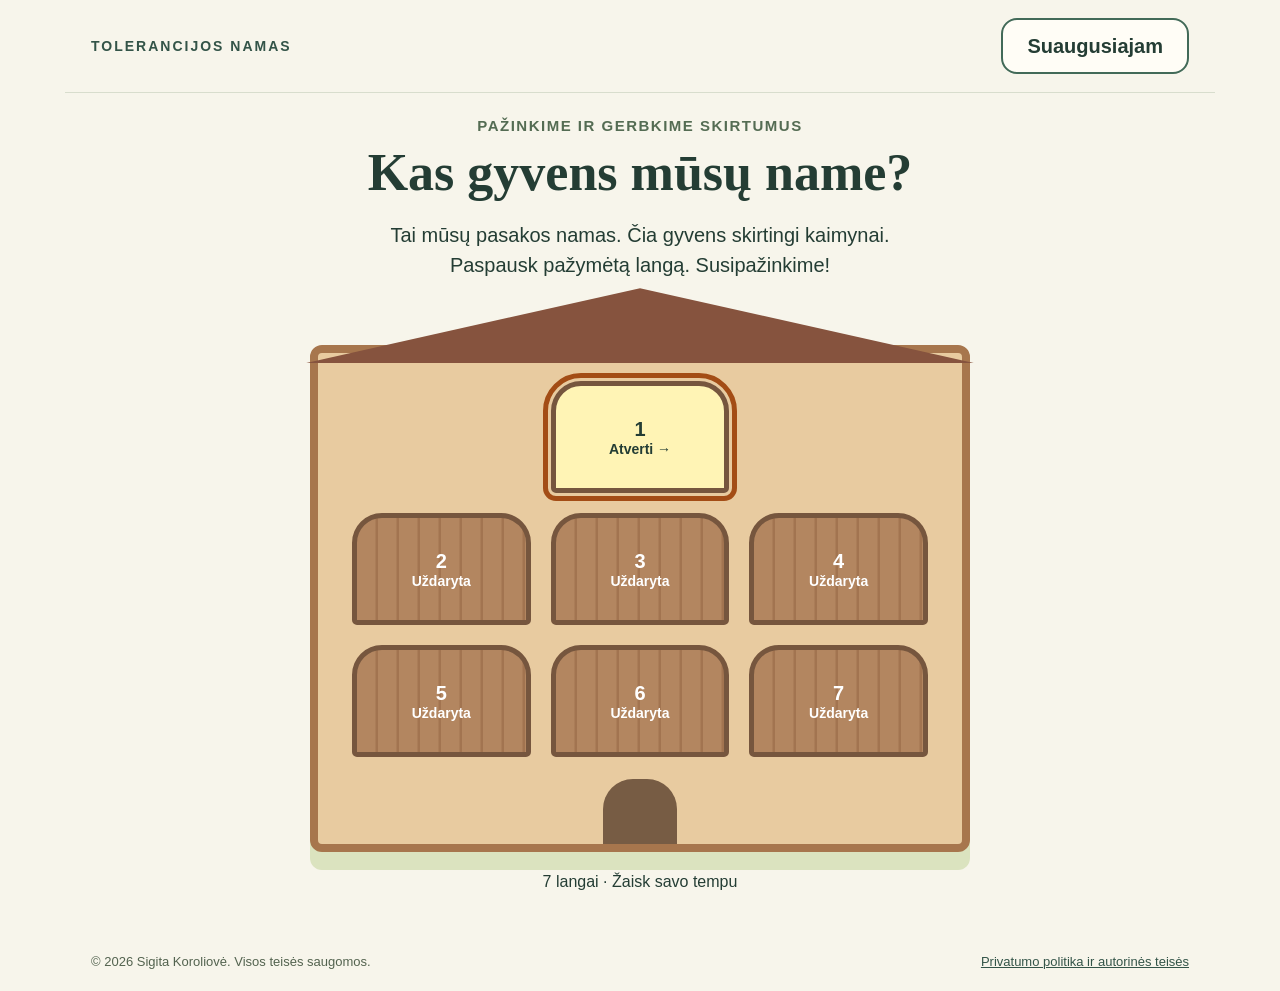
<file: index.html>
<!doctype html>
<html lang="lt"><head><meta charset="utf-8"><meta name="viewport" content="width=device-width,initial-scale=1"><title>Kas gyvens mūsų name?</title><link rel="stylesheet" href="style.css"><script defer src="game.js"></script></head>
<body><header><a class="brand" href="index.html">TOLERANCIJOS NAMAS</a><button id="help">Suaugusiajam</button></header><main id="app"></main><footer>© 2026 Sigita Koroliovė. Visos teisės saugomos. <a href="privatumas.html" target="_blank" rel="noopener" aria-label="Privatumo politika ir autorinės teisės (atsidaro naujame skirtuke)">Privatumo politika ir autorinės teisės</a></footer><dialog id="guide"><h2>Žaiskime drauge</h2><p>Perskaitykite klausimą ir atsakymų užrašus. Leiskite vaikui pasirinkti paveikslėlį savo tempu. Suklydus padės užuomina.</p><p>Valdymas: pelė, lietimas arba Tab ir Enter. Langai atsiveria paeiliui. Mygtukas „Į namą“ leidžia padaryti pertrauką neprarandant šio lango pažangos.</p><p>Tai pasakos namas. Gamtoje šie gyvūnai turi skirtingas buveines, o kai kurie medžioja kitus gyvūnus. Laukinių gyvūnų neliečiame.</p><p>Uždarius ar perkrovus puslapį pažanga neišsaugoma. Nėra garso, laikmačio ar balų.</p><button id="closeGuide">Supratau</button></dialog><!-- Cloudflare Web Analytics: puslapių lankomumas -->
<script defer src="https://static.cloudflareinsights.com/beacon.min.js" data-cf-beacon='{"token":"619be7faf8fd400a9d80ac241290e58f","spa":false}'></script>
</body></html>
</file>
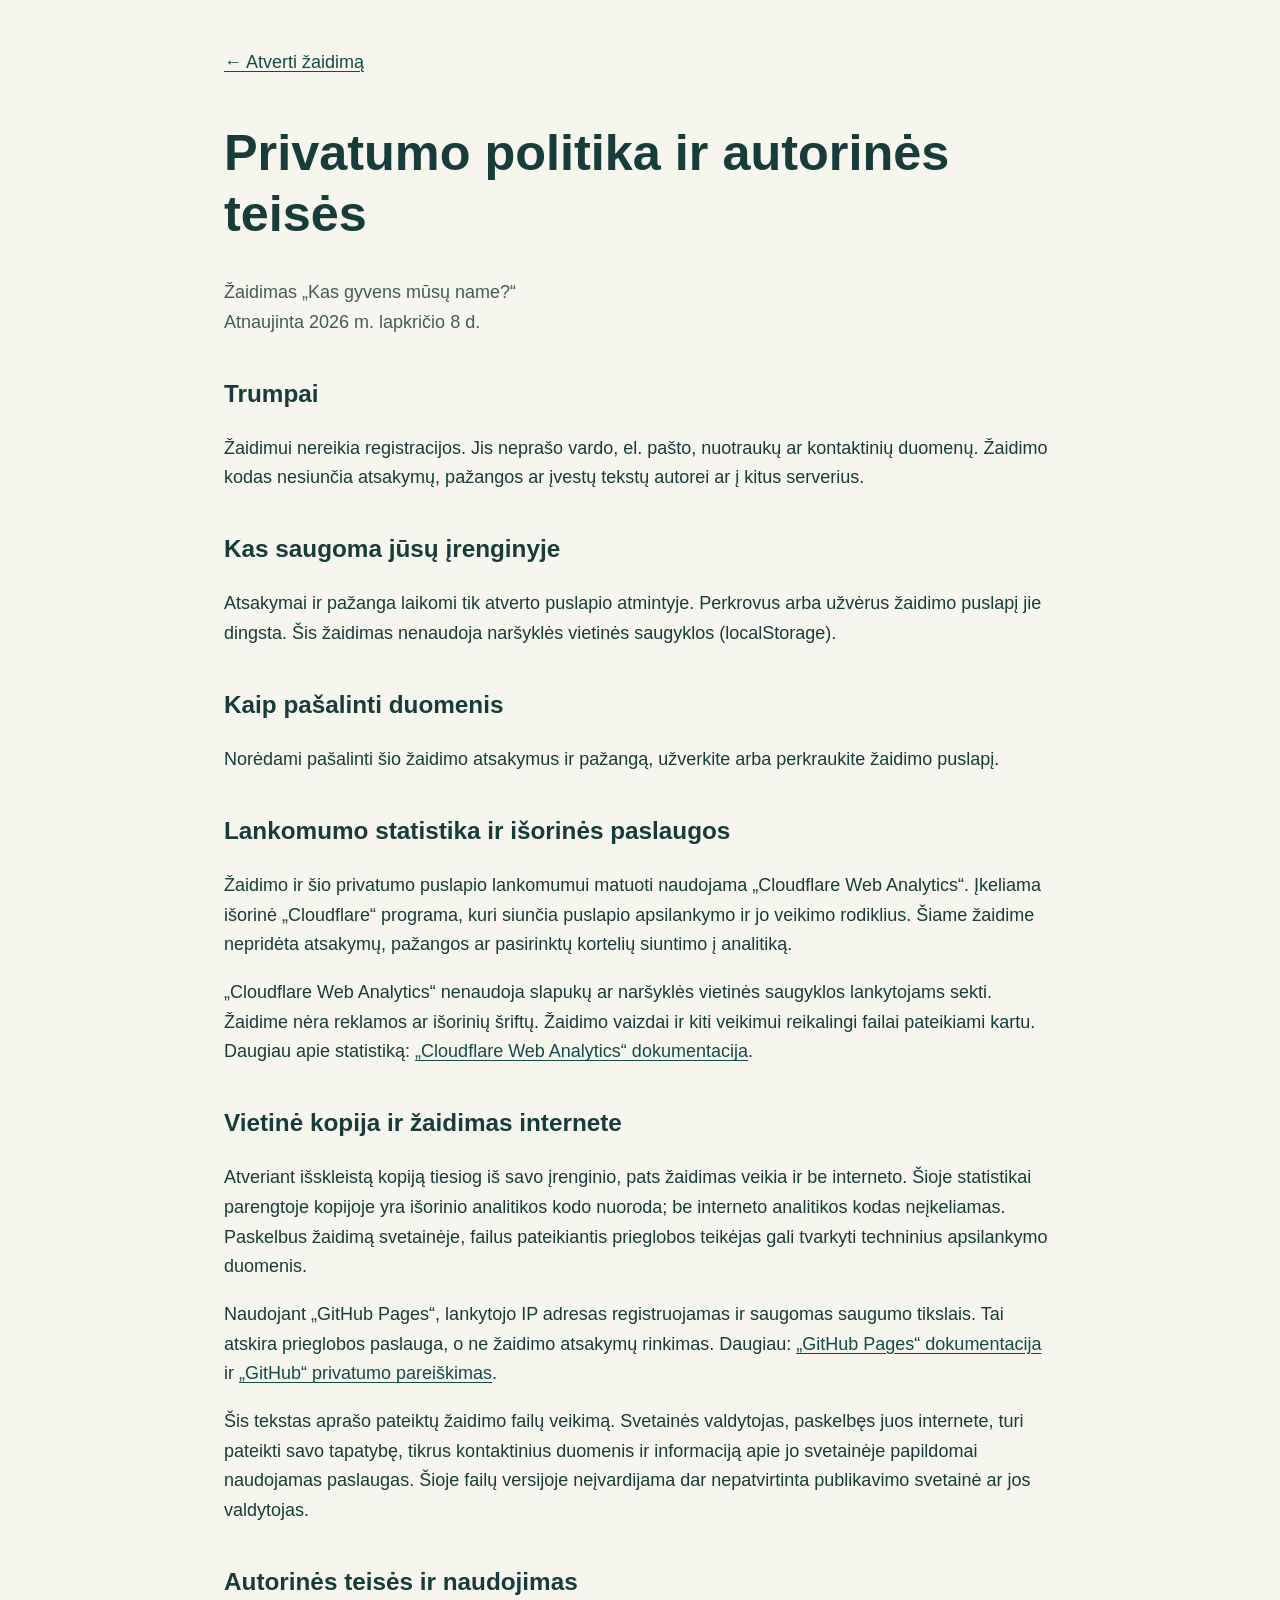
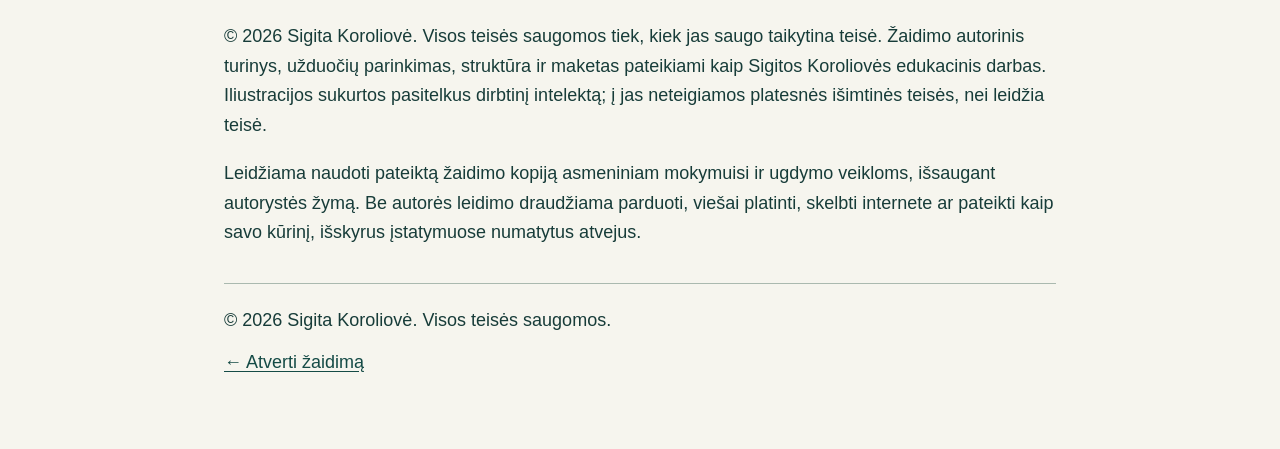
<file: privatumas.html>
<!doctype html>
<html lang="lt"><head><meta charset="utf-8"><meta name="viewport" content="width=device-width,initial-scale=1"><meta name="robots" content="noindex"><title>Privatumo politika ir autorinės teisės – Kas gyvens mūsų name?</title><link rel="stylesheet" href="privatumas.css"></head>
<body><main><a class="back" href="index.html">← Atverti žaidimą</a><h1>Privatumo politika ir autorinės teisės</h1><p class="meta">Žaidimas „Kas gyvens mūsų name?“<br>Atnaujinta 2026 m. lapkričio 8 d.</p>
<h2>Trumpai</h2><p>Žaidimui nereikia registracijos. Jis neprašo vardo, el. pašto, nuotraukų ar kontaktinių duomenų. Žaidimo kodas nesiunčia atsakymų, pažangos ar įvestų tekstų autorei ar į kitus serverius.</p>
<h2>Kas saugoma jūsų įrenginyje</h2><p>Atsakymai ir pažanga laikomi tik atverto puslapio atmintyje. Perkrovus arba užvėrus žaidimo puslapį jie dingsta. Šis žaidimas nenaudoja naršyklės vietinės saugyklos (localStorage).</p>
<h2>Kaip pašalinti duomenis</h2><p>Norėdami pašalinti šio žaidimo atsakymus ir pažangą, užverkite arba perkraukite žaidimo puslapį.</p>
<h2>Lankomumo statistika ir išorinės paslaugos</h2><p>Žaidimo ir šio privatumo puslapio lankomumui matuoti naudojama „Cloudflare Web Analytics“. Įkeliama išorinė „Cloudflare“ programa, kuri siunčia puslapio apsilankymo ir jo veikimo rodiklius. Šiame žaidime nepridėta atsakymų, pažangos ar pasirinktų kortelių siuntimo į analitiką.</p><p>„Cloudflare Web Analytics“ nenaudoja slapukų ar naršyklės vietinės saugyklos lankytojams sekti. Žaidime nėra reklamos ar išorinių šriftų. Žaidimo vaizdai ir kiti veikimui reikalingi failai pateikiami kartu. Daugiau apie statistiką: <a href="https://developers.cloudflare.com/web-analytics/">„Cloudflare Web Analytics“ dokumentacija</a>.</p>
<h2>Vietinė kopija ir žaidimas internete</h2><p>Atveriant išskleistą kopiją tiesiog iš savo įrenginio, pats žaidimas veikia ir be interneto. Šioje statistikai parengtoje kopijoje yra išorinio analitikos kodo nuoroda; be interneto analitikos kodas neįkeliamas. Paskelbus žaidimą svetainėje, failus pateikiantis prieglobos teikėjas gali tvarkyti techninius apsilankymo duomenis.</p><p>Naudojant „GitHub Pages“, lankytojo IP adresas registruojamas ir saugomas saugumo tikslais. Tai atskira prieglobos paslauga, o ne žaidimo atsakymų rinkimas. Daugiau: <a href="https://docs.github.com/en/pages/getting-started-with-github-pages/what-is-github-pages">„GitHub Pages“ dokumentacija</a> ir <a href="https://docs.github.com/en/site-policy/privacy-policies/github-general-privacy-statement">„GitHub“ privatumo pareiškimas</a>.</p><p>Šis tekstas aprašo pateiktų žaidimo failų veikimą. Svetainės valdytojas, paskelbęs juos internete, turi pateikti savo tapatybę, tikrus kontaktinius duomenis ir informaciją apie jo svetainėje papildomai naudojamas paslaugas. Šioje failų versijoje neįvardijama dar nepatvirtinta publikavimo svetainė ar jos valdytojas.</p>
<h2>Autorinės teisės ir naudojimas</h2><p>© 2026 Sigita Koroliovė. Visos teisės saugomos tiek, kiek jas saugo taikytina teisė. Žaidimo autorinis turinys, užduočių parinkimas, struktūra ir maketas pateikiami kaip Sigitos Koroliovės edukacinis darbas. Iliustracijos sukurtos pasitelkus dirbtinį intelektą; į jas neteigiamos platesnės išimtinės teisės, nei leidžia teisė.</p><p>Leidžiama naudoti pateiktą žaidimo kopiją asmeniniam mokymuisi ir ugdymo veikloms, išsaugant autorystės žymą. Be autorės leidimo draudžiama parduoti, viešai platinti, skelbti internete ar pateikti kaip savo kūrinį, išskyrus įstatymuose numatytus atvejus.</p>
<footer>© 2026 Sigita Koroliovė. Visos teisės saugomos.<br><a class="back" href="index.html">← Atverti žaidimą</a></footer></main><!-- Cloudflare Web Analytics: puslapių lankomumas -->
<script defer src="https://static.cloudflareinsights.com/beacon.min.js" data-cf-beacon='{"token":"619be7faf8fd400a9d80ac241290e58f","spa":false}'></script>
</body></html>
</file>
<file: style.css>
:root{font-family:Arial,sans-serif;color:#243d34;background:#f7f5eb;font-size:20px}*{box-sizing:border-box}body{margin:0}header,footer{max-width:1150px;margin:auto;padding:18px 26px;display:flex;justify-content:space-between;align-items:center;gap:20px}header{border-bottom:1px solid #d8ddcd}.brand{font-size:14px;letter-spacing:2px;color:#335448;text-decoration:none;font-weight:bold}button,a{touch-action:manipulation}button{font:inherit;font-weight:700;border:2px solid #426a58;border-radius:16px;background:#fffdf6;color:#243d34;padding:14px 24px;cursor:pointer;min-height:56px}button:hover:enabled{background:#edf2dc}button:focus-visible,a:focus-visible{outline:4px solid #b65916;outline-offset:5px}button:disabled{cursor:default}.primary{background:#315a47;color:white}.primary:hover:enabled{background:#244637}main{max-width:1100px;margin:auto;padding:24px}h1{font-family:Georgia,serif;font-size:clamp(32px,4.5vw,52px);line-height:1.12;margin:10px 0 18px}h2{font-size:clamp(25px,3vw,36px);line-height:1.25;margin:14px 0}p{line-height:1.5}.eyebrow{font-size:15px;font-weight:bold;letter-spacing:1.5px;color:#546c53}.home{text-align:center}.intro{max-width:760px;margin:10px auto 24px}.house{width:min(660px,100%);margin:65px auto 18px;padding:28px 34px 24px;position:relative;background:#e8cba0;border:8px solid #a7764d;border-radius:12px;box-shadow:0 18px 0 #dbe3bf}.house:before{content:'';position:absolute;left:-10%;top:-65px;width:120%;height:75px;background:#86533e;clip-path:polygon(50% 0,100% 100%,0 100%)}.windows{display:grid;grid-template-columns:repeat(3,1fr);gap:20px}.window{padding:8px;min-height:112px;border:5px solid #76563e;border-radius:30px 30px 5px 5px;background:repeating-linear-gradient(90deg,#b38660 0 18px,#a27450 19px 21px);color:#fff}.window:first-child{grid-column:2}.window:nth-child(2){grid-column:1}.window.active{background:#fff4b5;color:#243d34;outline:5px solid #a34d16;outline-offset:3px}.window.done{background:#fffdf5;color:#243d34}.window:disabled:not(.done){color:#fff}.window .animal{height:84px}.window small{font-size:14px;display:block}.door{background:#775c44;width:74px;height:65px;border-radius:30px 30px 0 0;margin:22px auto -24px}.toolbar{display:flex;justify-content:space-between;gap:15px;align-items:center}.progress{font-size:16px}.task{background:#fffdf8;border:1px solid #d4dacb;border-radius:28px;padding:28px;margin-top:20px;box-shadow:0 8px 28px #304b3010}.question-head{display:grid;grid-template-columns:230px 1fr;gap:28px;align-items:center}.animal{background-image:url('assets/gyvunai.png');background-repeat:no-repeat;background-size:300% 200%;height:210px;border-radius:18px;background-color:#faf8ee}.a0{background-position:0 0}.a1{background-position:50% 0}.a2{background-position:100% 0}.a3{background-position:0 100%}.a4{background-position:50% 100%}.a5{background-position:100% 100%}.choices{display:grid;grid-template-columns:repeat(2,1fr);gap:18px;margin-top:24px}.choices.three{grid-template-columns:repeat(3,1fr)}.choice{padding:16px;display:flex;flex-direction:column;align-items:center;gap:12px;min-height:185px;border-color:#9aab93;font-size:22px}.choice .animal{width:100%;height:130px}.choice svg{width:130px;height:112px}.choice.correct{border:4px solid #315a47;background:#e9f2d9}.choice.wrong{border:3px dashed #9b5b25}.choice:disabled{color:#243d34;opacity:1}.feedback{padding:14px 18px;border-radius:14px;background:#f1efdf;min-height:60px;margin:22px 0 15px;line-height:1.45}.feedback.good{background:#e6efd7}.actions{display:flex;justify-content:flex-end;gap:16px}.summary{max-width:720px;margin:auto;text-align:center}.summary .animal{height:250px;max-width:430px;margin:auto}.pill{display:inline-block;border-radius:40px;background:#e6ebd7;padding:8px 18px;font-size:16px}.pair-status{font-weight:bold}footer{font-size:13px;line-height:1.6;flex-wrap:wrap;color:#53634f}footer a{color:#335448}dialog{max-width:650px;border:2px solid #426a58;border-radius:24px;padding:30px;background:#fffdf6}dialog::backdrop{background:#162c23aa}.legal{max-width:820px}.legal p,.legal li{line-height:1.6}.hidden{display:none}@media(max-width:600px){:root{font-size:18px}header,footer{padding:16px}header button{font-size:15px;padding:10px}main{padding:18px 12px}.task{padding:18px 14px}.question-head{grid-template-columns:1fr;gap:8px}.question-head>.animal{height:150px;width:230px;margin:auto}.choices,.choices.three{grid-template-columns:repeat(2,1fr);gap:12px}.choice{font-size:18px;padding:10px;min-height:160px}.choice svg{width:100px;height:95px}.choice .animal{height:100px}.house{padding:20px 16px;border-width:6px}.windows{gap:12px}.window{min-height:95px;padding:4px}.window .animal{height:62px}.window small{font-size:12px}.toolbar button{font-size:16px;padding:10px}.summary .animal{height:190px}}@media(prefers-reduced-motion:reduce){*{scroll-behavior:auto}}
/* Atskirti atlaso langeliai rodomi išlaikant natūralias proporcijas. */
.animal{background-size:contain;background-position:center!important}.a0{background-image:url('assets/gyvunas-0.png')}.a1{background-image:url('assets/gyvunas-1.png')}.a2{background-image:url('assets/gyvunas-2.png')}.a3{background-image:url('assets/gyvunas-3.png')}.a4{background-image:url('assets/gyvunas-4.png')}.a5{background-image:url('assets/gyvunas-5.png')}
h1:focus,h2:focus{outline:none}.detail{width:100%;height:130px;object-fit:contain;border-radius:12px}@media(max-width:600px){.house:before{left:-2%;width:104%}.detail{height:100px}}
.house:before{left:-2%;width:104%}
.choice .detail,.choice .animal{height:170px}@media(max-width:600px){.choice .detail,.choice .animal{height:130px}}
</file>
<file: privatumas.css>
:root{font-family:Segoe UI,Arial,sans-serif;font-size:18px;line-height:1.65;color:#173c39;background:#f6f5ee}*{box-sizing:border-box}body{margin:0}main{width:min(880px,100%);margin:auto;padding:36px 24px 60px}h1{font-size:clamp(1.9rem,5vw,2.8rem);line-height:1.2}h2{font-size:1.35rem;margin-top:2rem}a{color:#154b46;text-underline-offset:3px;overflow-wrap:anywhere}a:focus-visible{outline:3px solid #a0441e;outline-offset:4px}p{margin:1rem 0}code{font-size:.88em;overflow-wrap:anywhere}.meta{color:#425d57}.back{display:inline-block;padding:12px 0;min-height:48px}footer{border-top:1px solid #aab9af;padding-top:22px;margin-top:35px}@media(max-width:450px){main{padding:24px 20px 40px}}
</file>
